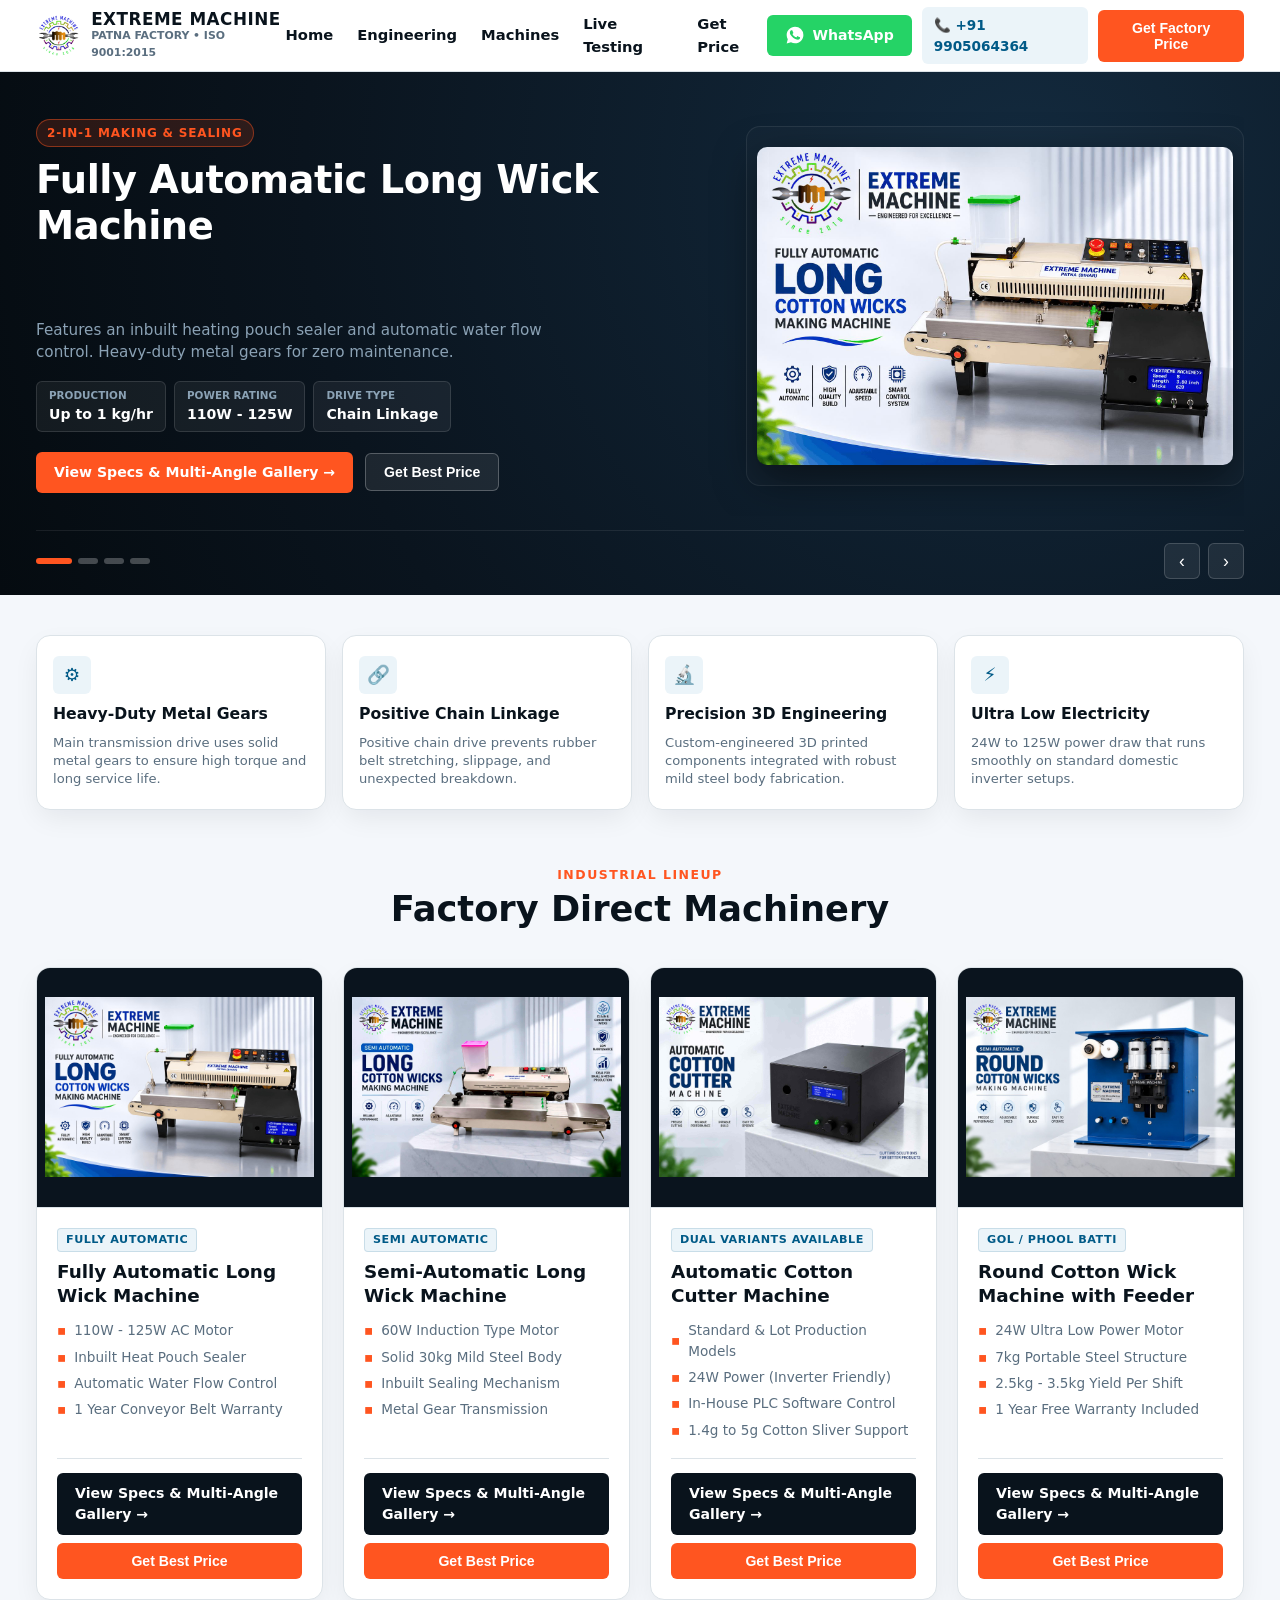
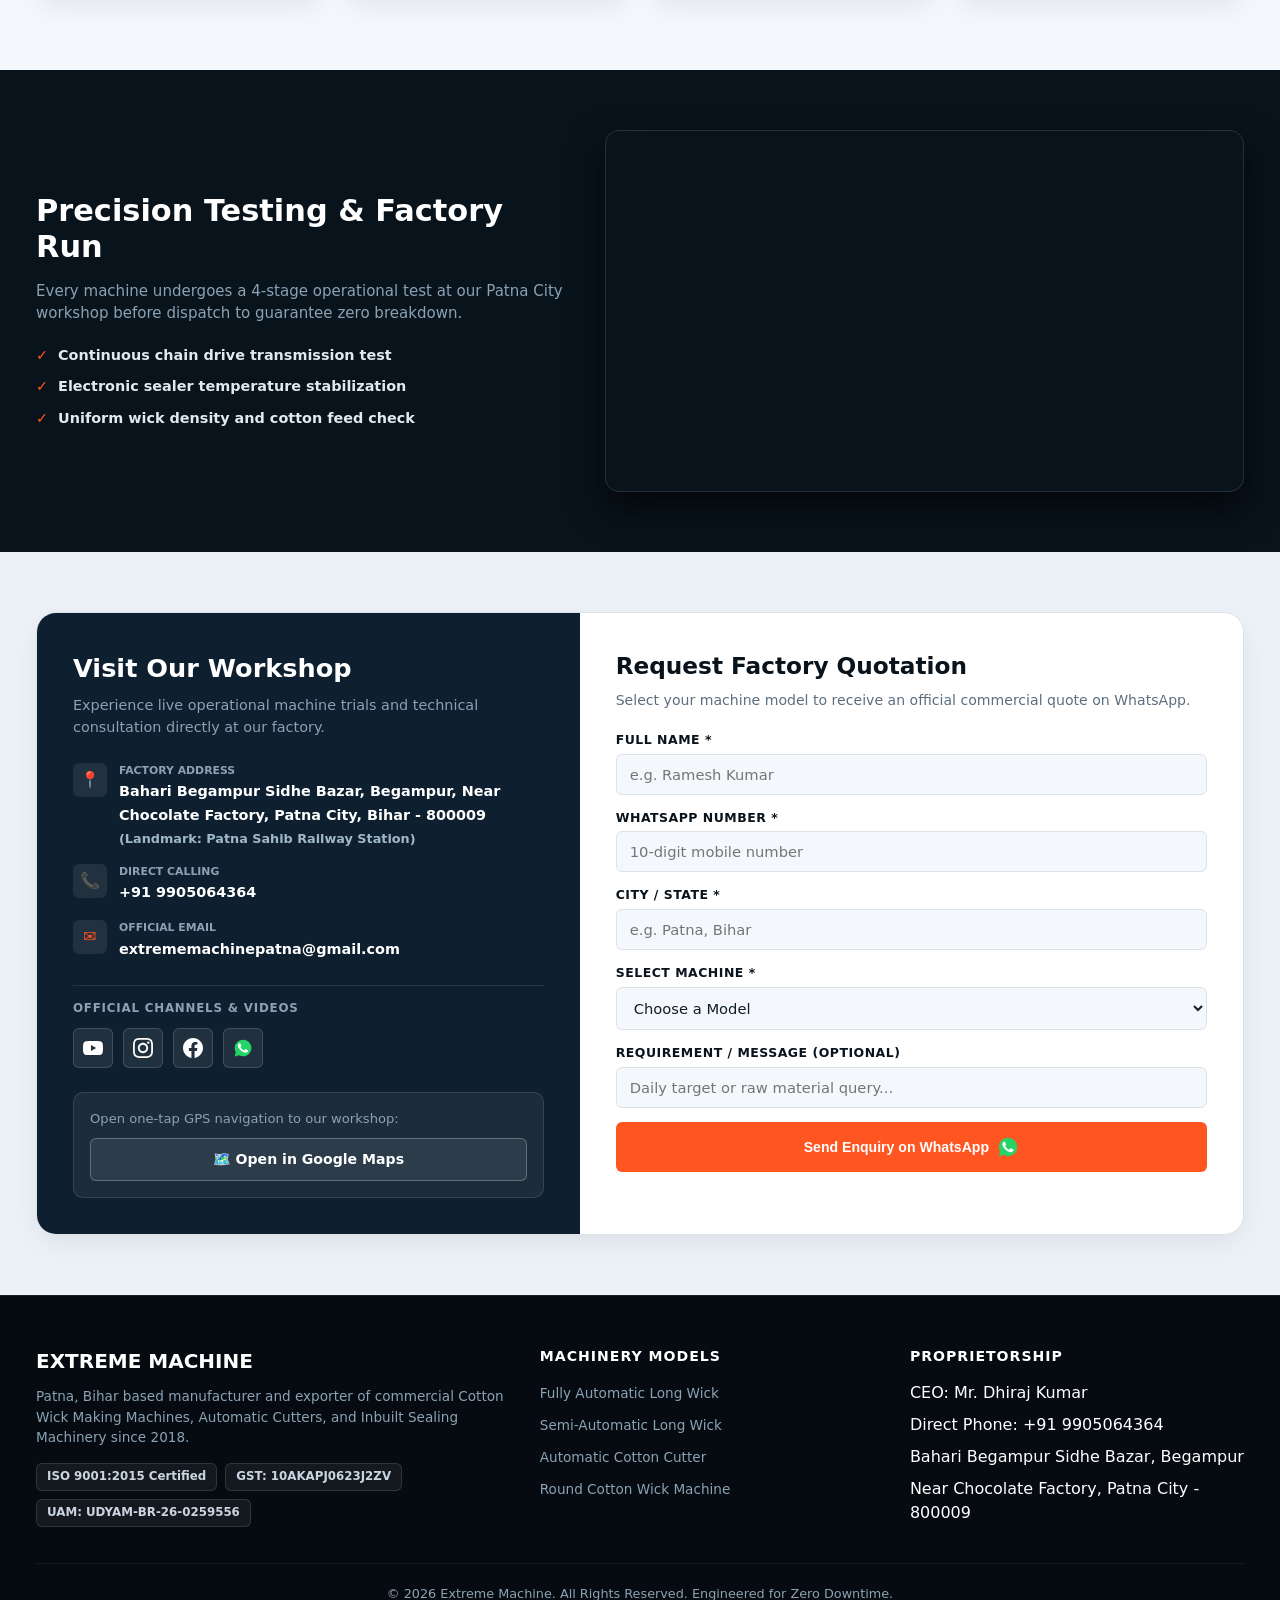
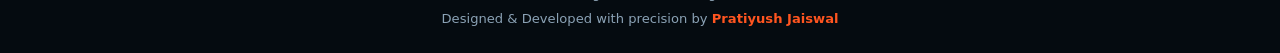
<file: index.html>
<!DOCTYPE html>
<html lang="en">
<head>
  <meta charset="UTF-8">
  <meta name="viewport" content="width=device-width, initial-scale=1.0, maximum-scale=5.0">
  <title>Extreme Machine | Automatic Cotton Wick Making Machine Price in India</title>
    <meta name="description" content="Extreme Machine is an ISO 9001:2015 certified manufacturer of Fully Automatic, Semi-Automatic, Round Cotton Wick & Cotton Cutter Machines with All-India delivery and factory direct price.">
    <meta name="keywords" content="cotton wick machine, cotton wick making machine price in india, extreme machine, diya batti machine, automatic cotton wick machine, round cotton wick machine, batti banane ki machine">
    <meta name="author" content="Extreme Machine">
    <link rel="canonical" href="https://cottonwicksmachine.in/" />
    <link rel="alternate" hreflang="en-in" href="https://cottonwicksmachine.in/" />
    <meta name="geo.region" content="IN" />
    <meta name="geo.placename" content="India" />

    <meta property="og:type" content="website">
    <meta property="og:title" content="Extreme Machine | Cotton Wick Making Machine Manufacturer India">
    <meta property="og:description" content="ISO 9001:2015 Certified Manufacturer of Automatic Cotton Wick & Cutter Machines. Pan-India Delivery & Support.">
    <meta property="og:image" content="https://cottonwicksmachine.in/images/fully-automatic.webp">
    <meta property="og:url" content="https://cottonwicksmachine.in/">
  <link rel="stylesheet" href="style.css">

  <script type="application/ld+json">
  {
    "@context": "https://schema.org",
    "@type": "LocalBusiness",
    "name": "Extreme Machine",
    "image": "https://cottonwicksmachine.in/images/logo.png",
    "telephone": "+919905064364",
    "email": "extrememachinepatna@gmail.com",
    "address": {
      "@type": "PostalAddress",
      "streetAddress": "Bahari Begampur Sidhe Bazar, Begampur, Near Chocolate Factory, Patna City",
      "addressLocality": "Patna",
      "addressRegion": "Bihar",
      "postalCode": "800009",
      "addressCountry": "IN"
    },
    "founder": {
      "@type": "Person",
      "name": "Mr. Dhiraj Kumar"
    },
    "taxID": "10AKAPJ0623J2ZV",
    "award": "ISO 9001:2015 Certified Company"
  }
  </script>
  <script type="application/ld+json">
    {
      "@context": "https://schema.org",
      "@type": "Organization",
      "name": "Extreme Machine",
      "alternateName": "Extreme Machine Cotton Wick Manufacturer",
      "url": "https://cottonwicksmachine.in/",
      "logo": "https://cottonwicksmachine.in/images/logo.png",
      "telephone": "+919905064364",
      "areaServed": {
        "@type": "Country",
        "name": "India"
      },
      "knowsAbout": [
        "Cotton Wick Making Machine",
        "Cotton Wick Machine Price in India",
        "Automatic Diya Batti Making Machine",
        "Long Cotton Wick Machine",
        "Round Cotton Wick Machine with Feeder",
        "Automatic Cotton Cutter Machine"
      ]
    }
    </script>
</head>
<body>

  <!-- Drawer Backdrop (At Level 998, Below Header) -->
  <div class="drawer-backdrop" id="drawerBackdrop"></div>

  <!-- Header -->
  <header class="site-header">
    <div class="container nav-wrapper">
      <a href="index.html" class="brand-logo">
        <img src="images/logo.png" alt="Extreme Machine Logo" class="site-logo-img" onerror="this.style.display='none'">
        <div class="brand-logo-text">
          <strong>EXTREME MACHINE</strong>
          <span>Patna Factory • ISO 9001:2015</span>
        </div>
      </a>

      <!-- Solid Bright White Half-Drawer (Above Backdrop) -->
      <nav class="nav-menu" id="navMenu">
        <div class="mobile-drawer-header">
          <strong>Quick Menu</strong>
          <button class="drawer-close-btn" id="drawerCloseBtn" aria-label="Close Menu">✕</button>
        </div>
        <a href="#hero" class="nav-link">Home</a>
        <a href="#engineering" class="nav-link">Engineering</a>
        <a href="#machines" class="nav-link">Machines</a>
        <a href="#demo" class="nav-link">Live Testing</a>
        <a href="#quoteFormWrapper" class="nav-link">Get Price</a>
      </nav>

      <!-- Desktop Header Actions with Real WhatsApp Logo -->
      <div class="header-actions">
        <a href="https://wa.me/919905064364?text=Hello%20Extreme%20Machine,%20I%20want%20to%20know%20the%20factory%20price%20and%20details%20for%20cotton%20wick%20machines." target="_blank" rel="noopener noreferrer" class="btn btn-whatsapp-header">
          <!-- Real WhatsApp Official Icon (White Bubble with Green Handset) -->
          <svg width="20" height="20" viewBox="0 0 24 24" fill="none">
            <path fill="#FFFFFF" d="M12.032 2C6.496 2 2 6.496 2 12.032c0 1.769.462 3.498 1.339 5.02L2 22.064l5.183-1.359a10.007 10.007 0 004.849 1.257h.004c5.535 0 10.032-4.497 10.032-10.032A10.033 10.033 0 0012.032 2z"/>
            <path fill="#25D366" d="M17.472 14.382c-.301-.15-1.777-.877-2.052-.977-.276-.1-.477-.15-.678.15-.2.3-.778.977-.953 1.177-.176.2-.352.226-.653.076-.301-.15-1.272-.469-2.423-1.496-.896-.799-1.501-1.786-1.677-2.087-.176-.301-.019-.464.132-.614.136-.135.301-.351.452-.527.15-.176.201-.301.301-.502.101-.2.051-.377-.025-.527-.075-.15-.678-1.634-.928-2.236-.244-.585-.492-.505-.678-.515l-.578-.01c-.2 0-.527.075-.803.377-.276.301-1.054 1.03-1.054 2.512 0 1.482 1.079 2.914 1.23 3.115.15.2 2.124 3.243 5.146 4.547.719.31 1.28.495 1.718.635.722.23 1.379.197 1.898.12.578-.086 1.777-.727 2.028-1.43.251-.703.251-1.305.176-1.43-.075-.126-.276-.201-.577-.351z"/>
          </svg>
          WhatsApp
        </a>
        <a href="tel:+919905064364" class="btn btn-call-nav">📞 +91 9905064364</a>
        <button onclick="routeToInquiryForm('')" class="btn btn-primary">Get Factory Price</button>
        <button class="mobile-toggle-btn" id="mobileToggle" aria-label="Open Navigation">
          <span></span>
          <span></span>
          <span></span>
        </button>
      </div>
    </div>
  </header>

  <!-- Hero Auto-Slider Section -->
  <section class="hero-slider-section" id="hero">
    <div class="container">
      <div class="slider-viewport" id="sliderViewport">
        <div class="slider-track" id="sliderTrack">

          <!-- Slide 1 -->
          <div class="slide-item">
            <div class="slide-grid">
              <div class="slide-header-area">
                <span class="slide-tag">2-in-1 Making & Sealing</span>
                <h1 class="slide-heading">Fully Automatic Long Wick Machine</h1>
              </div>

              <div class="slide-img-box">
                <img src="images/fully-automatic.webp" alt="Fully Automatic Long Cotton Wick Making Machine" loading="eager">
              </div>

              <div class="slide-details-area">
                <p class="slide-desc">Features an inbuilt heating pouch sealer and automatic water flow control. Heavy-duty metal gears for zero maintenance.</p>
                <div class="slide-specs-chips">
                  <div class="spec-chip">
                    <span class="spec-chip-label">Production</span>
                    <span class="spec-chip-val">Up to 1 kg/hr</span>
                  </div>
                  <div class="spec-chip">
                    <span class="spec-chip-label">Power Rating</span>
                    <span class="spec-chip-val">110W - 125W</span>
                  </div>
                  <div class="spec-chip">
                    <span class="spec-chip-label">Drive Type</span>
                    <span class="spec-chip-val">Chain Linkage</span>
                  </div>
                </div>
                <div class="slide-cta-row">
                  <a href="fully-automatic-long-wick/index.html" class="btn btn-primary">View Specs & Multi-Angle Gallery →</a>
                  <button onclick="routeToInquiryForm('Fully Automatic Long Cotton Wick Machine')" class="btn btn-outline-light">Get Best Price</button>
                </div>
              </div>
            </div>
          </div>

          <!-- Slide 2 -->
          <div class="slide-item">
            <div class="slide-grid">
              <div class="slide-header-area">
                <span class="slide-tag">Heavy Duty 30kg Steel Frame</span>
                <h2 class="slide-heading">Semi-Automatic Long Wick Machine</h2>
              </div>

              <div class="slide-img-box">
                <img src="images/semi-automatic.webp" alt="Semi-Automatic Long Cotton Wick Making Machine" loading="lazy">
              </div>

              <div class="slide-details-area">
                <p class="slide-desc">60W Induction Motor with solid 30kg mild steel body for vibration-free production. Digital heat controller included.</p>
                <div class="slide-specs-chips">
                  <div class="spec-chip">
                    <span class="spec-chip-label">Motor Type</span>
                    <span class="spec-chip-val">60W Induction</span>
                  </div>
                  <div class="spec-chip">
                    <span class="spec-chip-label">Total Weight</span>
                    <span class="spec-chip-val">30 kg Rigid</span>
                  </div>
                  <div class="spec-chip">
                    <span class="spec-chip-label">Packaging</span>
                    <span class="spec-chip-val">Inbuilt Sealer</span>
                  </div>
                </div>
                <div class="slide-cta-row">
                  <a href="semi-automatic-long-wick/index.html" class="btn btn-primary">View Specs & Multi-Angle Gallery →</a>
                  <button onclick="routeToInquiryForm('Semi-Automatic Long Cotton Wick Machine')" class="btn btn-outline-light">Get Best Price</button>
                </div>
              </div>
            </div>
          </div>

          <!-- Slide 3 -->
          <div class="slide-item">
            <div class="slide-grid">
              <div class="slide-header-area">
                <span class="slide-tag">Standard & Batch Counter Models</span>
                <h2 class="slide-heading">Automatic Cotton Cutter Machine</h2>
              </div>

              <div class="slide-img-box">
                <img src="images/cotton-cutter.webp" alt="Automatic Cotton Cutter Machine" loading="lazy">
              </div>

              <div class="slide-details-area">
                <p class="slide-desc">Custom PLC software system with 3D printed components. High-precision sliver cutting with optional lot production counter.</p>
                <div class="slide-specs-chips">
                  <div class="spec-chip">
                    <span class="spec-chip-label">Energy Draw</span>
                    <span class="spec-chip-val">24W - 25W Low</span>
                  </div>
                  <div class="spec-chip">
                    <span class="spec-chip-label">Capacity</span>
                    <span class="spec-chip-val">Up to 1 kg/hr</span>
                  </div>
                  <div class="spec-chip">
                    <span class="spec-chip-label">Variants</span>
                    <span class="spec-chip-val">Dual Models</span>
                  </div>
                </div>
                <div class="slide-cta-row">
                  <a href="cotton-cutter-machine/index.html" class="btn btn-primary">View Specs & Multi-Angle Gallery →</a>
                  <button onclick="routeToInquiryForm('Automatic Cotton Cutter Machine')" class="btn btn-outline-light">Get Best Price</button>
                </div>
              </div>
            </div>
          </div>

          <!-- Slide 4 -->
          <div class="slide-item">
            <div class="slide-grid">
              <div class="slide-header-area">
                <span class="slide-tag">Gol / Phool Diya Batti</span>
                <h2 class="slide-heading">Round Cotton Wick Machine with Feeder</h2>
              </div>

              <div class="slide-img-box">
                <img src="images/round-wick.webp" alt="Semi Automatic Round Cotton Wick Machine" loading="lazy">
              </div>

              <div class="slide-details-area">
                <p class="slide-desc">7kg portable vertical machine with adjustable speed feeder. Up to 3.5kg output per shift with extended warranty support.</p>
                <div class="slide-specs-chips">
                  <div class="spec-chip">
                    <span class="spec-chip-label">Power Draw</span>
                    <span class="spec-chip-val">Only 24 Watt</span>
                  </div>
                  <div class="spec-chip">
                    <span class="spec-chip-label">Shift Yield</span>
                    <span class="spec-chip-val">2.5 - 3.5 kg</span>
                  </div>
                  <div class="spec-chip">
                    <span class="spec-chip-label">Weight</span>
                    <span class="spec-chip-val">7 kg Portable</span>
                  </div>
                </div>
                <div class="slide-cta-row">
                  <a href="round-cotton-wick/index.html" class="btn btn-primary">View Specs & Multi-Angle Gallery →</a>
                  <button onclick="routeToInquiryForm('Semi-Automatic Round Cotton Wick Machine')" class="btn btn-outline-light">Get Best Price</button>
                </div>
              </div>
            </div>
          </div>

        </div>
      </div>

      <!-- Slider Controls -->
      <div class="slider-bottom-bar">
        <div class="slider-dots-group">
          <div class="slider-dot active" data-index="0"></div>
          <div class="slider-dot" data-index="1"></div>
          <div class="slider-dot" data-index="2"></div>
          <div class="slider-dot" data-index="3"></div>
        </div>
        <div class="slider-arrows">
          <button class="slider-arrow-btn" id="prevSlideBtn" aria-label="Previous Slide">‹</button>
          <button class="slider-arrow-btn" id="nextSlideBtn" aria-label="Next Slide">›</button>
        </div>
      </div>
    </div>
  </section>

  <!-- Engineering Advantages -->
  <section class="section-engineering" id="engineering">
    <div class="container">
      <div class="engineering-card-deck">
        <div class="eng-card">
          <div class="eng-icon-wrap">⚙️</div>
          <h3>Heavy-Duty Metal Gears</h3>
          <p>Main transmission drive uses solid metal gears to ensure high torque and long service life.</p>
        </div>
        <div class="eng-card">
          <div class="eng-icon-wrap">🔗</div>
          <h3>Positive Chain Linkage</h3>
          <p>Positive chain drive prevents rubber belt stretching, slippage, and unexpected breakdown.</p>
        </div>
        <div class="eng-card">
          <div class="eng-icon-wrap">🔬</div>
          <h3>Precision 3D Engineering</h3>
          <p>Custom-engineered 3D printed components integrated with robust mild steel body fabrication.</p>
        </div>
        <div class="eng-card">
          <div class="eng-icon-wrap">⚡</div>
          <h3>Ultra Low Electricity</h3>
          <p>24W to 125W power draw that runs smoothly on standard domestic inverter setups.</p>
        </div>
      </div>
    </div>
  </section>

  <!-- Product Catalog Matrix -->
  <section class="section-products-matrix" id="machines">
    <div class="container">
      <div class="section-title-wrap">
        <span class="section-kicker">Industrial Lineup</span>
        <h2 class="section-main-heading">Factory Direct Machinery</h2>
      </div>

      <div class="matrix-grid">
        
        <!-- Card 1 -->
        <div class="matrix-card">
          <div class="matrix-card-media">
            <img src="images/fully-automatic.webp" alt="Fully Automatic Long Wick Machine" loading="lazy">
          </div>
          <div class="matrix-card-body">
            <span class="matrix-badge-inline">Fully Automatic</span>
            <h3 class="matrix-card-title">Fully Automatic Long Wick Machine</h3>
            <ul class="matrix-specs-list">
              <li><span class="bullet">▪</span> 110W - 125W AC Motor</li>
              <li><span class="bullet">▪</span> Inbuilt Heat Pouch Sealer</li>
              <li><span class="bullet">▪</span> Automatic Water Flow Control</li>
              <li><span class="bullet">▪</span> 1 Year Conveyor Belt Warranty</li>
            </ul>
            <div class="matrix-card-actions">
              <a href="fully-automatic-long-wick/index.html" class="btn btn-card">View Specs & Multi-Angle Gallery →</a>
              <button onclick="routeToInquiryForm('Fully Automatic Long Cotton Wick Machine')" class="btn btn-primary">Get Best Price</button>
            </div>
          </div>
        </div>

        <!-- Card 2 -->
        <div class="matrix-card">
          <div class="matrix-card-media">
            <img src="images/semi-automatic.webp" alt="Semi Automatic Long Wick Machine" loading="lazy">
          </div>
          <div class="matrix-card-body">
            <span class="matrix-badge-inline">Semi Automatic</span>
            <h3 class="matrix-card-title">Semi-Automatic Long Wick Machine</h3>
            <ul class="matrix-specs-list">
              <li><span class="bullet">▪</span> 60W Induction Type Motor</li>
              <li><span class="bullet">▪</span> Solid 30kg Mild Steel Body</li>
              <li><span class="bullet">▪</span> Inbuilt Sealing Mechanism</li>
              <li><span class="bullet">▪</span> Metal Gear Transmission</li>
            </ul>
            <div class="matrix-card-actions">
              <a href="semi-automatic-long-wick/index.html" class="btn btn-card">View Specs & Multi-Angle Gallery →</a>
              <button onclick="routeToInquiryForm('Semi-Automatic Long Cotton Wick Machine')" class="btn btn-primary">Get Best Price</button>
            </div>
          </div>
        </div>

        <!-- Card 3 -->
        <div class="matrix-card">
          <div class="matrix-card-media">
            <img src="images/cotton-cutter.webp" alt="Automatic Cotton Cutter Machine" loading="lazy">
          </div>
          <div class="matrix-card-body">
            <span class="matrix-badge-inline">Dual Variants Available</span>
            <h3 class="matrix-card-title">Automatic Cotton Cutter Machine</h3>
            <ul class="matrix-specs-list">
              <li><span class="bullet">▪</span> Standard & Lot Production Models</li>
              <li><span class="bullet">▪</span> 24W Power (Inverter Friendly)</li>
              <li><span class="bullet">▪</span> In-House PLC Software Control</li>
              <li><span class="bullet">▪</span> 1.4g to 5g Cotton Sliver Support</li>
            </ul>
            <div class="matrix-card-actions">
              <a href="cotton-cutter-machine/index.html" class="btn btn-card">View Specs & Multi-Angle Gallery →</a>
              <button onclick="routeToInquiryForm('Automatic Cotton Cutter Machine')" class="btn btn-primary">Get Best Price</button>
            </div>
          </div>
        </div>

        <!-- Card 4 -->
        <div class="matrix-card">
          <div class="matrix-card-media">
            <img src="images/round-wick.webp" alt="Round Cotton Wick Machine with Feeder" loading="lazy">
          </div>
          <div class="matrix-card-body">
            <span class="matrix-badge-inline">Gol / Phool Batti</span>
            <h3 class="matrix-card-title">Round Cotton Wick Machine with Feeder</h3>
            <ul class="matrix-specs-list">
              <li><span class="bullet">▪</span> 24W Ultra Low Power Motor</li>
              <li><span class="bullet">▪</span> 7kg Portable Steel Structure</li>
              <li><span class="bullet">▪</span> 2.5kg - 3.5kg Yield Per Shift</li>
              <li><span class="bullet">▪</span> 1 Year Free Warranty Included</li>
            </ul>
            <div class="matrix-card-actions">
              <a href="round-cotton-wick/index.html" class="btn btn-card">View Specs & Multi-Angle Gallery →</a>
              <button onclick="routeToInquiryForm('Semi-Automatic Round Cotton Wick Machine')" class="btn btn-primary">Get Best Price</button>
            </div>
          </div>
        </div>

      </div>
    </div>
  </section>

  <!-- Factory Testing Video Demo -->
  <section class="section-live-demo" id="demo">
    <div class="container">
      <div class="live-demo-grid">
        <div class="demo-text-content">
          <h2>Precision Testing & Factory Run</h2>
          <p>Every machine undergoes a 4-stage operational test at our Patna City workshop before dispatch to guarantee zero breakdown.</p>
          <div class="demo-trust-points">
            <div class="trust-item"><span class="icon">✓</span> Continuous chain drive transmission test</div>
            <div class="trust-item"><span class="icon">✓</span> Electronic sealer temperature stabilization</div>
            <div class="trust-item"><span class="icon">✓</span> Uniform wick density and cotton feed check</div>
          </div>
        </div>
        <div class="video-frame-wrap">
          <iframe 
            loading="lazy" src="https://www.youtube-nocookie.com/embed/hxzC12rMiag" 
            title="Extreme Machine Factory Live Demonstration" 
            loading="lazy"
            allow="accelerometer; autoplay; clipboard-write; encrypted-media; gyroscope; picture-in-picture" 
            allowfullscreen>
          </iframe>
        </div>
      </div>
    </div>
  </section>

  <!-- Direct Workshop Details & Instant Inquiry Section -->
  <section class="section-inquiry-engine" id="inquiry">
    <div class="container">
      <div class="inquiry-split-layout">
        
        <!-- Left: Workshop Details & Social Links -->
        <div class="inquiry-left-info">
          <div>
            <div class="info-header">
              <h3>Visit Our Workshop</h3>
              <p>Experience live operational machine trials and technical consultation directly at our factory.</p>
            </div>
            
            <div class="info-contacts-stack">
              <div class="contact-row">
                <div class="icon-bubble">📍</div>
                <div class="contact-row-text">
                  <small>Factory Address</small>
                  <span>Bahari Begampur Sidhe Bazar, Begampur, Near Chocolate Factory, Patna City, Bihar - 800009</span>
                  <span style="display:block; font-size:0.8rem; color:#A0B9C9; margin-top:2px;">(Landmark: Patna Sahib Railway Station)</span>
                </div>
              </div>
              <div class="contact-row">
                <div class="icon-bubble">📞</div>
                <div class="contact-row-text">
                  <small>Direct Calling</small>
                  <a href="tel:+919905064364">+91 9905064364</a>
                </div>
              </div>
              <div class="contact-row">
                <div class="icon-bubble">✉️</div>
                <div class="contact-row-text">
                  <small>Official Email</small>
                  <span>extrememachinepatna@gmail.com</span>
                </div>
              </div>
            </div>

            <!-- Official Social Channels (With Real WhatsApp Logo) -->
            <div class="workshop-social-block">
              <span class="social-title">Official Channels &amp; Videos</span>
              <div class="social-icon-deck">
                <!-- YouTube -->
                <a href="https://www.youtube.com/@extrememachine" target="_blank" rel="noopener noreferrer" class="social-link-btn yt" aria-label="YouTube Channel">
                  <svg viewBox="0 0 24 24" fill="#FFFFFF"><path d="M23.498 6.186a3.016 3.016 0 0 0-2.122-2.136C19.505 3.545 12 3.545 12 3.545s-7.505 0-9.377.505A3.017 3.017 0 0 0 .502 6.186C0 8.07 0 12 0 12s0 3.93.502 5.814a3.016 3.016 0 0 0 2.122 2.136c1.871.505 9.376.505 9.376.505s7.505 0 9.377-.505a3.015 3.015 0 0 0 2.122-2.136C24 15.93 24 12 24 12s0-3.93-.502-5.814zM9.545 15.568V8.432L15.818 12l-6.273 3.568z"/></svg>
                </a>
                <!-- Instagram -->
                <a href="https://www.instagram.com/extrememachinepatna?srtk=MXAzdXJvOXBsdWhhaA==" target="_blank" rel="noopener noreferrer" class="social-link-btn ig" aria-label="Instagram Profile">
                  <svg viewBox="0 0 24 24" fill="#FFFFFF"><path d="M12 2.163c3.204 0 3.584.012 4.85.07 3.252.148 4.771 1.691 4.919 4.919.058 1.265.069 1.645.069 4.849 0 3.205-.012 3.584-.069 4.849-.149 3.225-1.664 4.771-4.919 4.919-1.266.058-1.644.07-4.85.07-3.204 0-3.584-.012-4.849-.07-3.26-.149-4.771-1.699-4.919-4.92-.058-1.265-.07-1.644-.07-4.849 0-3.204.013-3.583.07-4.849.149-3.227 1.664-4.771 4.919-4.919 1.266-.057 1.645-.069 4.849-.069zm0-2.163c-3.259 0-3.667.014-4.947.072-4.358.2-6.78 2.618-6.98 6.98-.059 1.281-.073 1.689-.073 4.948 0 3.259.014 3.668.072 4.948.2 4.358 2.618 6.78 6.98 6.98 1.281.058 1.689.072 4.948.072 3.259 0 3.668-.014 4.948-.072 4.354-.2 6.782-2.618 6.979-6.98.059-1.28.073-1.689.073-4.948 0-3.259-.014-3.667-.072-4.947-.196-4.354-2.617-6.78-6.979-6.98-1.281-.059-1.69-.073-4.949-.073zm0 5.838c-3.403 0-6.162 2.759-6.162 6.162s2.759 6.163 6.162 6.163 6.162-2.759 6.162-6.163c0-3.403-2.759-6.162-6.162-6.162zm0 10.162c-2.209 0-4-1.79-4-4 0-2.209 1.791-4 4-4s4 1.791 4 4c0 2.21-1.791 4-4 4zm6.406-11.845c-.796 0-1.441.645-1.441 1.44s.645 1.44 1.441 1.44c.795 0 1.439-.645 1.439-1.44s-.644-1.44-1.439-1.44z"/></svg>
                </a>
                <!-- Facebook -->
                <a href="https://www.facebook.com/share/19SrFgatYt/" target="_blank" rel="noopener noreferrer" class="social-link-btn fb" aria-label="Facebook Page">
                  <svg viewBox="0 0 24 24" fill="#FFFFFF"><path d="M24 12.073c0-6.627-5.373-12-12-12s-12 5.373-12 12c0 5.99 4.388 10.954 10.125 11.854v-8.385H7.078v-3.47h3.047V9.43c0-3.007 1.792-4.669 4.533-4.669 1.312 0 2.686.235 2.686.235v2.953H15.83c-1.491 0-1.956.925-1.956 1.874v2.25h3.328l-.532 3.47h-2.796v8.385C19.612 23.027 24 18.062 24 12.073z"/></svg>
                </a>
                <!-- Real WhatsApp Icon -->
                <a href="https://wa.me/919905064364" target="_blank" rel="noopener noreferrer" class="social-link-btn wa" aria-label="WhatsApp Support">
                  <svg viewBox="0 0 24 24" width="22" height="22" fill="none">
                    <path fill="#25D366" d="M12.032 2C6.496 2 2 6.496 2 12.032c0 1.769.462 3.498 1.339 5.02L2 22.064l5.183-1.359a10.007 10.007 0 004.849 1.257h.004c5.535 0 10.032-4.497 10.032-10.032A10.033 10.033 0 0012.032 2z"/>
                    <path fill="#FFFFFF" d="M17.472 14.382c-.301-.15-1.777-.877-2.052-.977-.276-.1-.477-.15-.678.15-.2.3-.778.977-.953 1.177-.176.2-.352.226-.653.076-.301-.15-1.272-.469-2.423-1.496-.896-.799-1.501-1.786-1.677-2.087-.176-.301-.019-.464.132-.614.136-.135.301-.351.452-.527.15-.176.201-.301.301-.502.101-.2.051-.377-.025-.527-.075-.15-.678-1.634-.928-2.236-.244-.585-.492-.505-.678-.515l-.578-.01c-.2 0-.527.075-.803.377-.276.301-1.054 1.03-1.054 2.512 0 1.482 1.079 2.914 1.23 3.115.15.2 2.124 3.243 5.146 4.547.719.31 1.28.495 1.718.635.722.23 1.379.197 1.898.12.578-.086 1.777-.727 2.028-1.43.251-.703.251-1.305.176-1.43-.075-.126-.276-.201-.577-.351z"/>
                  </svg>
                </a>
              </div>
            </div>
          </div>

          <div class="map-direct-card">
            <p>Open one-tap GPS navigation to our workshop:</p>
            <a 
              href="https://www.google.com/maps/search/?api=1&query=Extreme+Machine+Bahari+Begampur+Sidhe+Bazar+Patna+City+800009" 
              target="_blank" 
              rel="noopener noreferrer" 
              class="btn btn-outline-light" 
              style="width: 100%;">
              🗺️ Open in Google Maps
            </a>
          </div>
        </div>

        <!-- Right: Quote Form Wrapper with Target ID (Heading Always Visible) -->
        <div class="inquiry-right-form" id="quoteFormWrapper">
          <h3>Request Factory Quotation</h3>
          <p>Select your machine model to receive an official commercial quote on WhatsApp.</p>

          <form id="inquiryForm">
            <div class="field-group">
              <label for="custName">Full Name *</label>
              <input type="text" id="custName" class="field-input" placeholder="e.g. Ramesh Kumar" required>
            </div>

            <div class="field-group">
              <label for="custPhone">WhatsApp Number *</label>
              <input type="tel" id="custPhone" class="field-input" placeholder="10-digit mobile number" pattern="[0-9]{10}" required>
            </div>

            <div class="field-group">
              <label for="custCity">City / State *</label>
              <input type="text" id="custCity" class="field-input" placeholder="e.g. Patna, Bihar" required>
            </div>

            <div class="field-group">
              <label for="machineSelect">Select Machine *</label>
              <select id="machineSelect" class="field-input" required>
                <option value="" disabled selected>Choose a Model</option>
                <option value="Fully Automatic Long Cotton Wick Machine">Fully Automatic Long Cotton Wick Machine</option>
                <option value="Semi-Automatic Long Cotton Wick Machine">Semi-Automatic Long Cotton Wick Machine</option>
                <option value="Automatic Cotton Cutter Machine">Automatic Cotton Cutter Machine</option>
                <option value="Semi-Automatic Round Cotton Wick Machine">Semi-Automatic Round Cotton Wick Machine</option>
              </select>
            </div>

            <div class="field-group">
              <label for="custNotes">Requirement / Message (Optional)</label>
              <input type="text" id="custNotes" class="field-input" placeholder="Daily target or raw material query...">
            </div>

            <!-- Submit Button with Real WhatsApp Two-Tone Logo -->
            <button type="submit" class="btn btn-primary" style="width: 100%; padding: 14px;">
              <span>Send Enquiry on WhatsApp</span>
              <svg width="22" height="22" viewBox="0 0 24 24" fill="none">
                <path fill="#25D366" d="M12.032 2C6.496 2 2 6.496 2 12.032c0 1.769.462 3.498 1.339 5.02L2 22.064l5.183-1.359a10.007 10.007 0 004.849 1.257h.004c5.535 0 10.032-4.497 10.032-10.032A10.033 10.033 0 0012.032 2z"/>
                <path fill="#FFFFFF" d="M17.472 14.382c-.301-.15-1.777-.877-2.052-.977-.276-.1-.477-.15-.678.15-.2.3-.778.977-.953 1.177-.176.2-.352.226-.653.076-.301-.15-1.272-.469-2.423-1.496-.896-.799-1.501-1.786-1.677-2.087-.176-.301-.019-.464.132-.614.136-.135.301-.351.452-.527.15-.176.201-.301.301-.502.101-.2.051-.377-.025-.527-.075-.15-.678-1.634-.928-2.236-.244-.585-.492-.505-.678-.515l-.578-.01c-.2 0-.527.075-.803.377-.276.301-1.054 1.03-1.054 2.512 0 1.482 1.079 2.914 1.23 3.115.15.2 2.124 3.243 5.146 4.547.719.31 1.28.495 1.718.635.722.23 1.379.197 1.898.12.578-.086 1.777-.727 2.028-1.43.251-.703.251-1.305.176-1.43-.075-.126-.276-.201-.577-.351z"/>
              </svg>
            </button>
          </form>
        </div>

      </div>
    </div>
  </section>

  <!-- Footer -->
  <footer class="site-footer">
    <div class="container">
      <div class="footer-grid-layout">
        
        <div class="footer-brand">
          <h4>EXTREME MACHINE</h4>
          <p>Patna, Bihar based manufacturer and exporter of commercial Cotton Wick Making Machines, Automatic Cutters, and Inbuilt Sealing Machinery since 2018.</p>
          <div class="trust-badges-row">
            <span class="trust-badge-item">ISO 9001:2015 Certified</span>
            <span class="trust-badge-item">GST: 10AKAPJ0623J2ZV</span>
            <span class="trust-badge-item">UAM: UDYAM-BR-26-0259556</span>
          </div>
        </div>

        <div>
          <h5 class="footer-col-title">Machinery Models</h5>
          <ul class="footer-nav-list">
            <li><a href="fully-automatic-long-wick/index.html">Fully Automatic Long Wick</a></li>
            <li><a href="semi-automatic-long-wick/index.html">Semi-Automatic Long Wick</a></li>
            <li><a href="cotton-cutter-machine/index.html">Automatic Cotton Cutter</a></li>
            <li><a href="round-cotton-wick/index.html">Round Cotton Wick Machine</a></li>
          </ul>
        </div>

        <div>
          <h5 class="footer-col-title">Proprietorship</h5>
          <ul class="footer-nav-list">
            <li>CEO: Mr. Dhiraj Kumar</li>
            <li>Direct Phone: +91 9905064364</li>
            <li>Bahari Begampur Sidhe Bazar, Begampur</li>
            <li>Near Chocolate Factory, Patna City - 800009</li>
          </ul>
        </div>

      </div>

      <div class="footer-base-bar">
        <p>&copy; 2026 Extreme Machine. All Rights Reserved. Engineered for Zero Downtime.</p>
        <p class="developer-attribution">
          Designed &amp; Developed with precision by 
          <a href="https://wa.me/918986457138?text=Hi%20Pratiyush,%20I%20saw%20your%20developer%20credit%20on%20the%20Extreme%20Machine%20website.%20I%20am%20interested%20in%20creating%20a%20business%20website.%20Please%20share%20your%20details%20and%20pricing." target="_blank" rel="noopener noreferrer">
            Pratiyush Jaiswal
          </a>
        </p>
      </div>
    </div>
  </footer>

  <!-- Thumb-Reach Mobile Action Dock (With Real WhatsApp Vector) -->
  <aside class="mobile-action-dock" aria-label="Quick Actions">
    <div class="dock-actions-row">
      <a href="tel:+919905064364" class="btn btn-card">
        <svg width="16" height="16" viewBox="0 0 24 24" fill="#FFFFFF"><path d="M20 15.5c-1.2 0-2.4-.2-3.6-.6-.3-.1-.7 0-1 .2l-2.2 2.2c-2.8-1.4-5.1-3.8-6.6-6.6l2.2-2.2c.3-.3.4-.7.2-1-.4-1.1-.6-2.3-.6-3.5 0-.6-.4-1-1-1H4c-.6 0-1 .4-1 1 0 9.4 7.6 17 17 17 .6 0 1-.4 1-1v-3.5c0-.6-.4-1-1-1zM19 12h2c0-4.97-4.03-9-9-9v2c3.87 0 7 3.13 7 7zm-4 0h2c0-2.76-2.24-5-5-5v2c1.66 0 3 1.34 3 3z"/></svg>
        Call Factory
      </a>
      <a href="https://wa.me/919905064364?text=Hello%20Extreme%20Machine,%20I%20want%20to%20know%20the%20factory%20price%20and%20details%20for%20cotton%20wick%20machines." target="_blank" rel="noopener noreferrer" class="btn btn-whatsapp-dock">
        <!-- Real WhatsApp Vector (White Bubble with Green Phone inside Green Button) -->
        <svg width="18" height="18" viewBox="0 0 24 24" fill="none">
          <path fill="#FFFFFF" d="M12.032 2C6.496 2 2 6.496 2 12.032c0 1.769.462 3.498 1.339 5.02L2 22.064l5.183-1.359a10.007 10.007 0 004.849 1.257h.004c5.535 0 10.032-4.497 10.032-10.032A10.033 10.033 0 0012.032 2z"/>
          <path fill="#25D366" d="M17.472 14.382c-.301-.15-1.777-.877-2.052-.977-.276-.1-.477-.15-.678.15-.2.3-.778.977-.953 1.177-.176.2-.352.226-.653.076-.301-.15-1.272-.469-2.423-1.496-.896-.799-1.501-1.786-1.677-2.087-.176-.301-.019-.464.132-.614.136-.135.301-.351.452-.527.15-.176.201-.301.301-.502.101-.2.051-.377-.025-.527-.075-.15-.678-1.634-.928-2.236-.244-.585-.492-.505-.678-.515l-.578-.01c-.2 0-.527.075-.803.377-.276.301-1.054 1.03-1.054 2.512 0 1.482 1.079 2.914 1.23 3.115.15.2 2.124 3.243 5.146 4.547.719.31 1.28.495 1.718.635.722.23 1.379.197 1.898.12.578-.086 1.777-.727 2.028-1.43.251-.703.251-1.305.176-1.43-.075-.126-.276-.201-.577-.351z"/>
        </svg>
        WhatsApp
      </a>
    </div>
  </aside>

  <script src="script.js"></script>
</body>
</html>
</file>
<file: style.css>
/* ==========================================================================
   EXTREME MACHINE - PRODUCTION INDUSTRIAL DESIGN SYSTEM
   ========================================================================== */

:root {
  /* 60% Base Surface */
  --bg-body: #F4F7FB;
  --bg-card: #FFFFFF;
  --bg-dark-hero: #09131C;
  --bg-dark-surface: #0E1F2F;
  --bg-dark-card: #14283C;

  /* 30% Structural Steel */
  --primary-navy: #09131C;
  --primary-blue: #005A87;
  --primary-blue-light: #EBF4F9;
  --text-main: #111E28;
  --text-muted: #5A6E7F;
  --text-light: #F4F7FB;
  --text-subtle-dark: #8BA2B5;
  --border-light: #DCE3E8;
  --border-dark: rgba(255, 255, 255, 0.12);

  /* 10% Accents */
  --accent-orange: #FF5520;
  --accent-orange-hover: #E04413;
  --accent-orange-glow: rgba(255, 85, 32, 0.25);
  --accent-green: #25D366;
  --accent-green-hover: #1EBE5D;

  /* Brand Colors for Socials */
  --color-youtube: #FF0000;
  --color-facebook: #1877F2;
  --color-instagram: #E4405F;

  --header-height: 72px;
  --radius-xs: 6px;
  --radius-sm: 10px;
  --radius-md: 14px;
  --radius-lg: 20px;
  --radius-full: 9999px;

  --shadow-card: 0 10px 28px -4px rgba(9, 19, 28, 0.08);
  --shadow-elevated: 0 16px 36px -6px rgba(9, 19, 28, 0.16);

  --font-stack: system-ui, -apple-system, "Segoe UI", Roboto, Helvetica, Arial, sans-serif;
  --transition-smooth: cubic-bezier(0.16, 1, 0.3, 1);
}

*, *::before, *::after {
  box-sizing: border-box;
  margin: 0;
  padding: 0;
  -webkit-tap-highlight-color: transparent;
}

html {
  scroll-behavior: smooth;
  font-size: 16px;
  overflow-x: hidden;
}

body {
  font-family: var(--font-stack);
  background-color: var(--bg-body);
  color: var(--text-main);
  line-height: 1.5;
  overflow-x: hidden;
  padding-top: var(--header-height);
}

/* Precise Scroll Margins (Prevents Header Overlap) */
section, 
#quoteFormWrapper, 
#inquiry {
  scroll-margin-top: calc(var(--header-height) + 18px);
}

img {
  max-width: 100%;
  height: auto;
  display: block;
}

a {
  text-decoration: none;
  color: inherit;
}

.container {
  width: 100%;
  max-width: 1240px;
  margin: 0 auto;
  padding: 0 16px;
}

/* ==========================================================================
   HEADER & NAVIGATION
   ========================================================================== */

.site-header {
  position: fixed;
  top: 0;
  left: 0;
  right: 0;
  height: var(--header-height);
  background: #FFFFFF;
  border-bottom: 1px solid var(--border-light);
  z-index: 1000; /* Stacking Context: Above Backdrop */
  display: flex;
  align-items: center;
}

.nav-wrapper {
  display: flex;
  justify-content: space-between;
  align-items: center;
}

.brand-logo {
  display: flex;
  align-items: center;
  gap: 10px;
}

.site-logo-img {
  height: 44px;
  width: auto;
  object-fit: contain;
}

.brand-logo-text {
  display: flex;
  flex-direction: column;
}

.brand-logo-text strong {
  font-size: 1.05rem;
  font-weight: 900;
  color: var(--primary-navy);
  letter-spacing: 0.5px;
  line-height: 1.1;
}

.brand-logo-text span {
  font-size: 0.68rem;
  font-weight: 700;
  color: var(--text-muted);
  text-transform: uppercase;
}

.nav-menu {
  display: flex;
  align-items: center;
  gap: 24px;
}

.nav-link {
  font-size: 0.92rem;
  font-weight: 600;
  color: var(--primary-navy);
  transition: color 0.2s ease;
}

.nav-link:hover {
  color: var(--accent-orange);
}

.header-actions {
  display: flex;
  align-items: center;
  gap: 10px;
}

.btn {
  display: inline-flex;
  align-items: center;
  justify-content: center;
  gap: 8px;
  padding: 10px 18px;
  font-size: 0.88rem;
  font-weight: 700;
  border-radius: var(--radius-xs);
  border: none;
  cursor: pointer;
  transition: transform 0.2s var(--transition-smooth), background-color 0.2s ease, box-shadow 0.2s ease;
}

.btn:active {
  transform: scale(0.97);
}

.btn svg {
  display: inline-block;
  vertical-align: middle;
  flex-shrink: 0;
}

.btn-primary {
  background: var(--accent-orange);
  color: #FFFFFF;
}

.btn-primary:hover {
  background: var(--accent-orange-hover);
  box-shadow: 0 6px 18px var(--accent-orange-glow);
}

.btn-whatsapp-header {
  background: var(--accent-green);
  color: #FFFFFF;
}

.btn-whatsapp-header:hover {
  background: var(--accent-green-hover);
}

.btn-call-nav {
  background: var(--primary-blue-light);
  color: var(--primary-blue);
  font-size: 0.85rem;
  padding: 8px 12px;
}

.btn-outline-light {
  background: rgba(255, 255, 255, 0.08);
  border: 1px solid rgba(255, 255, 255, 0.25);
  color: #FFFFFF;
}

.btn-outline-light:hover {
  background: rgba(255, 255, 255, 0.16);
}

.btn-card {
  background: var(--primary-navy);
  color: #FFFFFF;
  width: 100%;
}

.btn-card:hover {
  background: var(--primary-blue);
}

.mobile-toggle-btn {
  display: none;
  width: 40px;
  height: 40px;
  background: var(--bg-body);
  border: 1px solid var(--border-light);
  border-radius: var(--radius-xs);
  align-items: center;
  justify-content: center;
  cursor: pointer;
  flex-direction: column;
  gap: 4px;
}

.mobile-toggle-btn span {
  width: 20px;
  height: 2px;
  background: var(--primary-navy);
  border-radius: 2px;
}

/* ==========================================================================
   MOBILE BACKDROP & DRAWER (NO DULL OVERLAY GLITCH)
   ========================================================================== */

/* Backdrop dims the page content at level 998, leaving header (1000) bright */
.drawer-backdrop {
  position: fixed;
  top: 0;
  left: 0;
  width: 100%;
  height: 100%;
  background: rgba(10, 20, 30, 0.65);
  z-index: 998; /* Strictly below .site-header & .nav-menu */
  opacity: 0;
  visibility: hidden;
  transition: opacity 0.3s ease, visibility 0.3s ease;
}

.drawer-backdrop.active {
  opacity: 1;
  visibility: visible;
}

.mobile-drawer-header {
  display: none;
  width: 100%;
  justify-content: space-between;
  align-items: center;
  padding-bottom: 14px;
  margin-bottom: 12px;
  border-bottom: 1.5px solid var(--border-light);
}

.mobile-drawer-header strong {
  font-size: 1.15rem;
  color: var(--primary-navy);
}

.drawer-close-btn {
  background: var(--bg-body);
  border: 1px solid var(--border-light);
  border-radius: var(--radius-xs);
  font-size: 1.25rem;
  color: var(--primary-navy);
  cursor: pointer;
  width: 36px;
  height: 36px;
  display: flex;
  align-items: center;
  justify-content: center;
  line-height: 1;
}

/* ==========================================================================
   HERO AUTO-SLIDER
   ========================================================================== */

.hero-slider-section {
  background: radial-gradient(circle at 80% 20%, #132A3E 0%, #0A141E 65%, #050B10 100%);
  color: #FFFFFF;
  padding: 24px 0 16px;
  position: relative;
  overflow: hidden;
}

.slider-viewport {
  width: 100%;
  overflow: hidden;
  position: relative;
}

.slider-track {
  display: flex;
  width: 100%;
  transition: transform 0.55s var(--transition-smooth);
  will-change: transform;
}

.slide-item {
  flex: 0 0 100%;
  max-width: 100%;
  width: 100%;
  box-sizing: border-box;
}

.slide-grid {
  display: grid;
  grid-template-columns: 1.15fr 0.85fr;
  grid-template-areas: 
    "header media"
    "details media";
  align-items: center;
  gap: 16px 36px;
  min-height: 420px;
}

.slide-header-area {
  grid-area: header;
}

.slide-img-box {
  grid-area: media;
  position: relative;
  display: flex;
  justify-content: center;
  align-items: center;
  height: 360px;
  background: rgba(255, 255, 255, 0.02);
  border-radius: var(--radius-md);
  border: 1px solid rgba(255, 255, 255, 0.08);
  padding: 10px;
}

.slide-img-box img {
  max-height: 100%;
  max-width: 100%;
  object-fit: contain;
  border-radius: var(--radius-sm);
  filter: drop-shadow(0 14px 20px rgba(0, 0, 0, 0.5));
}

.slide-details-area {
  grid-area: details;
}

.slide-tag {
  display: inline-flex;
  align-items: center;
  background: rgba(255, 85, 32, 0.15);
  border: 1px solid rgba(255, 85, 32, 0.45);
  color: var(--accent-orange);
  font-size: 0.75rem;
  font-weight: 800;
  text-transform: uppercase;
  letter-spacing: 0.8px;
  padding: 4px 10px;
  border-radius: var(--radius-full);
  margin-bottom: 10px;
}

.slide-heading {
  font-size: clamp(1.6rem, 3vw, 2.5rem);
  font-weight: 900;
  line-height: 1.2;
  letter-spacing: -0.5px;
  margin-bottom: 8px;
  color: #FFFFFF;
}

.slide-desc {
  font-size: 0.95rem;
  color: var(--text-subtle-dark);
  line-height: 1.45;
  margin-bottom: 18px;
  max-width: 520px;
}

.slide-specs-chips {
  display: flex;
  flex-wrap: wrap;
  gap: 8px;
  margin-bottom: 20px;
}

.spec-chip {
  background: rgba(255, 255, 255, 0.06);
  border: 1px solid var(--border-dark);
  padding: 6px 12px;
  border-radius: var(--radius-xs);
  display: flex;
  flex-direction: column;
}

.spec-chip-label {
  font-size: 0.65rem;
  font-weight: 700;
  text-transform: uppercase;
  color: var(--text-subtle-dark);
}

.spec-chip-val {
  font-size: 0.88rem;
  font-weight: 800;
  color: #FFFFFF;
}

.slide-cta-row {
  display: flex;
  align-items: center;
  gap: 12px;
}

.slider-bottom-bar {
  display: flex;
  align-items: center;
  justify-content: space-between;
  margin-top: 14px;
  padding-top: 12px;
  border-top: 1px solid rgba(255, 255, 255, 0.08);
}

.slider-dots-group {
  display: flex;
  align-items: center;
  gap: 6px;
}

.slider-dot {
  height: 6px;
  width: 20px;
  border-radius: var(--radius-full);
  background: rgba(255, 255, 255, 0.25);
  cursor: pointer;
  transition: all 0.3s ease;
}

.slider-dot.active {
  width: 36px;
  background: var(--accent-orange);
}

.slider-arrows {
  display: flex;
  gap: 8px;
}

.slider-arrow-btn {
  width: 36px;
  height: 36px;
  border-radius: var(--radius-xs);
  background: rgba(255, 255, 255, 0.08);
  border: 1px solid rgba(255, 255, 255, 0.16);
  color: #FFFFFF;
  display: flex;
  align-items: center;
  justify-content: center;
  cursor: pointer;
  font-size: 1.1rem;
}

/* ==========================================================================
   ENGINEERING USPs
   ========================================================================== */

.section-engineering {
  padding: 40px 0 16px;
}

.engineering-card-deck {
  display: grid;
  grid-template-columns: repeat(4, 1fr);
  gap: 16px;
}

.eng-card {
  background: var(--bg-card);
  padding: 20px 16px;
  border-radius: var(--radius-md);
  border: 1.5px solid var(--border-light);
  box-shadow: var(--shadow-card);
  display: flex;
  flex-direction: column;
  gap: 8px;
  transition: transform 0.25s var(--transition-smooth), border-color 0.25s ease;
}

.eng-card:hover {
  transform: translateY(-4px);
  border-color: var(--primary-blue);
}

.eng-icon-wrap {
  width: 38px;
  height: 38px;
  border-radius: var(--radius-xs);
  background: var(--primary-blue-light);
  color: var(--primary-blue);
  display: flex;
  align-items: center;
  justify-content: center;
  font-size: 1.15rem;
}

.eng-card h3 {
  font-size: 0.98rem;
  font-weight: 800;
  color: var(--primary-navy);
}

.eng-card p {
  font-size: 0.82rem;
  color: var(--text-muted);
  line-height: 1.4;
}

/* ==========================================================================
   PRODUCT CATALOG MATRIX
   ========================================================================== */

.section-products-matrix {
  padding: 40px 0 70px;
}

.section-title-wrap {
  text-align: center;
  max-width: 680px;
  margin: 0 auto 36px;
}

.section-kicker {
  color: var(--accent-orange);
  font-size: 0.78rem;
  font-weight: 800;
  text-transform: uppercase;
  letter-spacing: 1.5px;
  display: block;
  margin-bottom: 4px;
}

.section-main-heading {
  font-size: clamp(1.6rem, 2.8vw, 2.2rem);
  font-weight: 900;
  color: var(--primary-navy);
  line-height: 1.2;
}

.matrix-grid {
  display: grid;
  grid-template-columns: repeat(auto-fit, minmax(260px, 1fr));
  gap: 20px;
}

.matrix-card {
  background: var(--bg-card);
  border-radius: var(--radius-md);
  border: 1.5px solid var(--border-light);
  overflow: hidden;
  display: flex;
  flex-direction: column;
  box-shadow: var(--shadow-card);
  transition: transform 0.25s var(--transition-smooth), box-shadow 0.25s ease;
}

.matrix-card:hover {
  transform: translateY(-6px);
  box-shadow: var(--shadow-elevated);
}

.matrix-card-media {
  background: #0A141E;
  height: 240px;
  position: relative;
  display: flex;
  align-items: center;
  justify-content: center;
  padding: 8px;
  border-bottom: 1px solid var(--border-light);
}

.matrix-card-media img {
  max-width: 100%;
  max-height: 100%;
  object-fit: contain;
}

.matrix-card-body {
  padding: 20px;
  display: flex;
  flex-direction: column;
  flex-grow: 1;
}

.matrix-badge-inline {
  display: inline-flex;
  align-items: center;
  width: fit-content;
  background: var(--primary-blue-light);
  color: var(--primary-blue);
  font-size: 0.7rem;
  font-weight: 800;
  text-transform: uppercase;
  letter-spacing: 0.5px;
  padding: 3px 8px;
  border-radius: 4px;
  margin-bottom: 8px;
  border: 1px solid rgba(0, 90, 135, 0.15);
}

.matrix-card-title {
  font-size: 1.15rem;
  font-weight: 800;
  color: var(--primary-navy);
  margin-bottom: 12px;
  line-height: 1.3;
}

.matrix-specs-list {
  list-style: none;
  margin-bottom: 18px;
  flex-grow: 1;
  display: flex;
  flex-direction: column;
  gap: 6px;
}

.matrix-specs-list li {
  font-size: 0.85rem;
  color: var(--text-muted);
  display: flex;
  align-items: center;
  gap: 8px;
}

.matrix-specs-list li span.bullet {
  color: var(--accent-orange);
  font-weight: 900;
}

.matrix-card-actions {
  display: flex;
  flex-direction: column;
  gap: 8px;
  padding-top: 14px;
  border-top: 1px solid var(--border-light);
}

/* ==========================================================================
   VIDEO & FACTORY DEMO SECTION
   ========================================================================== */

.section-live-demo {
  background: var(--bg-dark-hero);
  color: #FFFFFF;
  padding: 60px 0;
}

.live-demo-grid {
  display: grid;
  grid-template-columns: 1fr 1.2fr;
  align-items: center;
  gap: 36px;
}

.demo-text-content h2 {
  font-size: 1.9rem;
  font-weight: 900;
  line-height: 1.2;
  margin-bottom: 14px;
}

.demo-text-content p {
  color: var(--text-subtle-dark);
  font-size: 0.94rem;
  margin-bottom: 20px;
}

.demo-trust-points {
  display: flex;
  flex-direction: column;
  gap: 10px;
}

.trust-item {
  display: flex;
  align-items: center;
  gap: 10px;
  font-size: 0.9rem;
  font-weight: 700;
  color: #E2E8F0;
}

.trust-item span.icon {
  color: var(--accent-orange);
}

.video-frame-wrap {
  position: relative;
  width: 100%;
  padding-top: 56.25%;
  border-radius: var(--radius-md);
  overflow: hidden;
  box-shadow: 0 16px 36px rgba(0, 0, 0, 0.7);
  border: 1px solid rgba(255, 255, 255, 0.12);
}

.video-frame-wrap iframe {
  position: absolute;
  top: 0;
  left: 0;
  width: 100%;
  height: 100%;
  border: 0;
}

/* ==========================================================================
   WORKSHOP DETAILS & DIRECT SCROLL FORM
   ========================================================================== */

.section-inquiry-engine {
  padding: 60px 0;
  background: #EBF1F6;
}

.inquiry-split-layout {
  display: grid;
  grid-template-columns: 0.9fr 1.1fr;
  border-radius: var(--radius-lg);
  overflow: hidden;
  box-shadow: var(--shadow-card);
  background: #FFFFFF;
  border: 1.5px solid var(--border-light);
}

.inquiry-left-info {
  background: var(--bg-dark-surface);
  color: #FFFFFF;
  padding: 36px;
  display: flex;
  flex-direction: column;
  justify-content: space-between;
  gap: 24px;
}

.info-header h3 {
  font-size: 1.6rem;
  font-weight: 900;
  margin-bottom: 8px;
}

.info-header p {
  color: var(--text-subtle-dark);
  font-size: 0.9rem;
  margin-bottom: 24px;
}

.info-contacts-stack {
  display: flex;
  flex-direction: column;
  gap: 16px;
  margin-bottom: 24px;
}

.contact-row {
  display: flex;
  align-items: flex-start;
  gap: 12px;
}

.contact-row .icon-bubble {
  width: 34px;
  height: 34px;
  border-radius: var(--radius-xs);
  background: rgba(255, 255, 255, 0.08);
  color: var(--accent-orange);
  display: flex;
  align-items: center;
  justify-content: center;
  font-size: 1rem;
  flex-shrink: 0;
}

.contact-row-text small {
  display: block;
  font-size: 0.68rem;
  font-weight: 700;
  color: var(--text-subtle-dark);
  text-transform: uppercase;
}

.contact-row-text span, .contact-row-text a {
  font-size: 0.9rem;
  font-weight: 600;
  color: #FFFFFF;
}

/* Social Channels Row */
.workshop-social-block {
  padding-top: 14px;
  border-top: 1px solid rgba(255, 255, 255, 0.1);
}

.social-title {
  display: block;
  font-size: 0.74rem;
  font-weight: 800;
  text-transform: uppercase;
  letter-spacing: 0.8px;
  color: var(--text-subtle-dark);
  margin-bottom: 10px;
}

.social-icon-deck {
  display: flex;
  align-items: center;
  gap: 10px;
}

.social-link-btn {
  width: 40px;
  height: 40px;
  border-radius: var(--radius-xs);
  background: rgba(255, 255, 255, 0.08);
  border: 1px solid rgba(255, 255, 255, 0.15);
  display: flex;
  align-items: center;
  justify-content: center;
  color: #FFFFFF;
  transition: all 0.25s ease;
}

.social-link-btn svg {
  width: 20px;
  height: 20px;
}

.social-link-btn.yt:hover {
  background: var(--color-youtube);
  border-color: var(--color-youtube);
  transform: translateY(-3px);
}

.social-link-btn.ig:hover {
  background: var(--color-instagram);
  border-color: var(--color-instagram);
  transform: translateY(-3px);
}

.social-link-btn.fb:hover {
  background: var(--color-facebook);
  border-color: var(--color-facebook);
  transform: translateY(-3px);
}

.social-link-btn.wa:hover {
  background: var(--accent-green);
  border-color: var(--accent-green);
  transform: translateY(-3px);
}

.map-direct-card {
  background: rgba(255, 255, 255, 0.06);
  border: 1px solid rgba(255, 255, 255, 0.12);
  padding: 16px;
  border-radius: var(--radius-sm);
}

.map-direct-card p {
  font-size: 0.82rem;
  color: var(--text-subtle-dark);
  margin-bottom: 10px;
}

/* Right Side Form Wrapper */
.inquiry-right-form {
  padding: 36px;
}

.inquiry-right-form h3 {
  font-size: 1.45rem;
  font-weight: 800;
  color: var(--primary-navy);
  margin-bottom: 6px;
}

.inquiry-right-form p {
  color: var(--text-muted);
  font-size: 0.88rem;
  margin-bottom: 20px;
}

.field-group {
  margin-bottom: 14px;
}

.field-group label {
  display: block;
  font-size: 0.78rem;
  font-weight: 800;
  color: var(--primary-navy);
  text-transform: uppercase;
  letter-spacing: 0.5px;
  margin-bottom: 4px;
}

.field-input {
  width: 100%;
  padding: 11px 13px;
  font-family: inherit;
  font-size: 0.92rem;
  border-radius: var(--radius-xs);
  border: 1.5px solid var(--border-light);
  background: var(--bg-body);
  color: var(--text-main);
}

.field-input:focus {
  outline: none;
  border-color: var(--primary-blue);
  background: #FFFFFF;
}

/* ==========================================================================
   FOOTER
   ========================================================================== */

.site-footer {
  background: #050B10;
  color: #FFFFFF;
  padding: 50px 0 24px;
  border-top: 1px solid rgba(255, 255, 255, 0.08);
}

.footer-grid-layout {
  display: grid;
  grid-template-columns: 1.4fr 1fr 1fr;
  gap: 36px;
  margin-bottom: 36px;
}

.footer-brand h4 {
  font-size: 1.25rem;
  font-weight: 900;
  margin-bottom: 10px;
}

.footer-brand p {
  color: var(--text-subtle-dark);
  font-size: 0.85rem;
  line-height: 1.5;
  margin-bottom: 16px;
}

.trust-badges-row {
  display: flex;
  flex-wrap: wrap;
  gap: 8px;
}

.trust-badge-item {
  display: inline-block;
  background: rgba(255, 255, 255, 0.06);
  border: 1px solid rgba(255, 255, 255, 0.12);
  padding: 4px 10px;
  border-radius: var(--radius-xs);
  font-size: 0.74rem;
  font-weight: 700;
  color: #CBD5E1;
}

.footer-col-title {
  font-size: 0.88rem;
  font-weight: 800;
  text-transform: uppercase;
  letter-spacing: 1px;
  margin-bottom: 14px;
  color: #FFFFFF;
}

.footer-nav-list {
  list-style: none;
  display: flex;
  flex-direction: column;
  gap: 8px;
}

.footer-nav-list a {
  color: var(--text-subtle-dark);
  font-size: 0.85rem;
  transition: color 0.2s ease;
}

.footer-nav-list a:hover {
  color: var(--accent-orange);
}

.footer-base-bar {
  text-align: center;
  padding-top: 20px;
  border-top: 1px solid rgba(255, 255, 255, 0.06);
  font-size: 0.8rem;
  color: #8CA2B3;
  display: flex;
  flex-direction: column;
  gap: 6px;
}

.developer-attribution {
  font-size: 0.82rem;
  color: var(--text-subtle-dark);
}

.developer-attribution a {
  color: var(--accent-orange);
  font-weight: 700;
}

.developer-attribution a:hover {
  text-decoration: underline;
}

/* ==========================================================================
   MOBILE ACTION DOCK
   ========================================================================== */

.mobile-action-dock {
  display: none;
  position: fixed;
  bottom: 0;
  left: 0;
  right: 0;
  background: #FFFFFF;
  padding: 8px 12px calc(8px + env(safe-area-inset-bottom, 0px));
  box-shadow: 0 -4px 16px rgba(0, 0, 0, 0.12);
  border-top: 1px solid var(--border-light);
  z-index: 990; /* Below drawer & backdrop */
}

.dock-actions-row {
  display: grid;
  grid-template-columns: 1fr 1fr;
  gap: 10px;
}

.dock-actions-row .btn {
  padding: 11px;
  font-size: 0.88rem;
  border-radius: var(--radius-xs);
}

.btn-whatsapp-dock {
  background: var(--accent-green);
  color: #FFFFFF;
}

/* ==========================================================================
   MOBILE RESPONSIVE RULES (< 768px)
   ========================================================================== */

@media (max-width: 1024px) {
  .engineering-card-deck {
    grid-template-columns: repeat(2, 1fr);
  }
  .live-demo-grid,
  .inquiry-split-layout,
  .footer-grid-layout {
    grid-template-columns: 1fr;
  }
}

@media (max-width: 768px) {
  :root {
    --header-height: 58px;
  }

  body {
    padding-top: var(--header-height);
    padding-bottom: 64px;
  }

  .site-header {
    height: var(--header-height);
  }

  .brand-logo-text span {
    display: none;
  }

  .brand-logo-text strong {
    font-size: 0.98rem;
  }

  .site-logo-img {
    height: 36px;
  }

  .header-actions .btn-call-nav,
  .header-actions .btn-whatsapp-header,
  .header-actions .btn-primary {
    display: none;
  }

  .mobile-toggle-btn {
    display: flex;
  }

  /* SOLID BRIGHT WHITE HALF-DRAWER (ABOVE BACKDROP) */
  .nav-menu {
    position: fixed;
    top: 0;
    right: 0;
    left: auto;
    width: 78%;
    max-width: 300px;
    height: 100vh;
    background: #FFFFFF !important;
    opacity: 1 !important;
    flex-direction: column;
    align-items: flex-start;
    padding: 20px 18px;
    gap: 12px;
    transform: translateX(100%);
    transition: transform 0.3s var(--transition-smooth);
    z-index: 1001; /* Strictly above backdrop (998) */
    box-shadow: -8px 0 24px rgba(0, 0, 0, 0.25);
  }

  .nav-menu.open {
    transform: translateX(0);
  }

  .mobile-drawer-header {
    display: flex;
  }

  .nav-menu .nav-link {
    font-size: 1.05rem;
    font-weight: 700;
    width: 100%;
    padding: 10px 0;
    border-bottom: 1px solid var(--border-light);
    color: var(--primary-navy);
  }

  /* Reorder: Title -> Image -> Specs -> Buttons */
  .hero-slider-section {
    padding: 12px 0 12px;
  }

  .slide-grid {
    grid-template-columns: 1fr;
    grid-template-areas:
      "header"
      "media"
      "details";
    gap: 10px;
    min-height: auto;
  }

  .slide-heading {
    font-size: 1.35rem;
    margin-bottom: 4px;
  }

  .slide-tag {
    font-size: 0.68rem;
    padding: 2px 8px;
    margin-bottom: 6px;
  }

  .slide-img-box {
    height: 190px;
    padding: 6px;
    background: transparent;
    border: none;
  }

  .slide-desc {
    font-size: 0.82rem;
    line-height: 1.35;
    margin-bottom: 12px;
  }

  .slide-specs-chips {
    display: grid;
    grid-template-columns: repeat(3, 1fr);
    gap: 6px;
    margin-bottom: 12px;
  }

  .spec-chip {
    padding: 6px 4px;
    text-align: center;
  }

  .spec-chip-label {
    font-size: 0.6rem;
  }

  .spec-chip-val {
    font-size: 0.78rem;
  }

  .slide-cta-row {
    flex-direction: column;
    gap: 8px;
    width: 100%;
  }

  .slide-cta-row .btn {
    width: 100%;
    padding: 10px;
    font-size: 0.84rem;
  }

  .slider-bottom-bar {
    margin-top: 10px;
    padding-top: 10px;
  }

  .engineering-card-deck {
    grid-template-columns: 1fr;
    gap: 10px;
  }

  .inquiry-left-info,
  .inquiry-right-form {
    padding: 20px;
  }

  .mobile-action-dock {
    display: block;
  }
}
</file>
